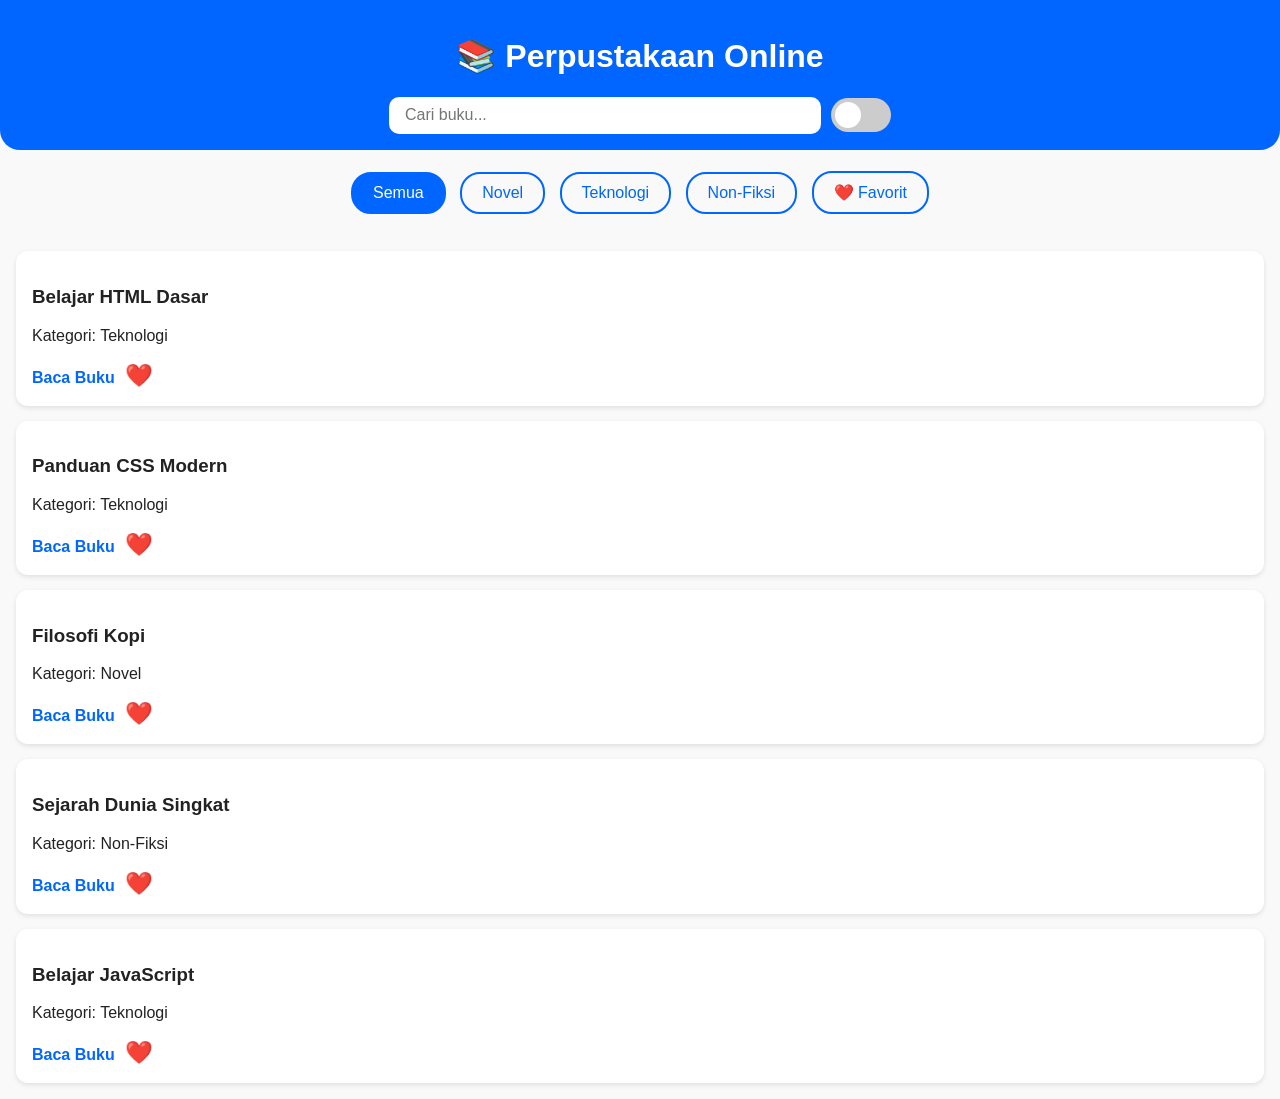
<file: index.html>
<!DOCTYPE html>
<html lang="id">
<head>
  <meta charset="UTF-8" />
  <meta name="viewport" content="width=device-width, initial-scale=1.0" />
  <title>Perpustakaan Online</title>
  <link rel="stylesheet" href="style.css" />
</head>
<body>
  <header>
    <h1>📚 Perpustakaan Online</h1>
    <div class="top-bar">
      <input type="text" id="search" placeholder="Cari buku..." />
      <label class="switch">
        <input type="checkbox" id="toggle-dark" />
        <span class="slider"></span>
      </label>
    </div>
  </header>

  <section class="filters">
    <button class="filter-btn active" data-category="all">Semua</button>
    <button class="filter-btn" data-category="Novel">Novel</button>
    <button class="filter-btn" data-category="Teknologi">Teknologi</button>
    <button class="filter-btn" data-category="Non-Fiksi">Non-Fiksi</button>
    <button id="favorites-btn">❤️ Favorit</button>
  </section>

  <main id="book-list"></main>

  <script src="script.js"></script>
</body>
</html>
</file>
<file: style.css>
body {
  font-family: 'Poppins', sans-serif;
  background: #f9f9f9;
  color: #222;
  margin: 0;
  padding: 0;
  transition: background 0.3s, color 0.3s;
}

header {
  background: #0066ff;
  color: white;
  padding: 1rem;
  text-align: center;
  border-radius: 0 0 20px 20px;
}

.top-bar {
  display: flex;
  justify-content: center;
  align-items: center;
  gap: 10px;
  margin-top: 10px;
}

#search {
  padding: 0.6rem 1rem;
  border: none;
  border-radius: 10px;
  width: 70%;
  max-width: 400px;
  font-size: 1rem;
}

.filters {
  text-align: center;
  margin: 1rem 0;
}

.filter-btn,
#favorites-btn {
  margin: 5px;
  padding: 10px 20px;
  border: 2px solid #0066ff;
  border-radius: 20px;
  background: #f9f9f9;
  color: #0066ff;
  cursor: pointer;
  font-size: 1rem;
  transition: 0.3s;
}

.filter-btn.active,
.filter-btn:hover,
#favorites-btn:hover {
  background: #0066ff;
  color: #fff;
}

#book-list {
  display: grid;
  gap: 15px;
  padding: 1rem;
}

.book-card {
  background: #fff;
  padding: 1rem;
  border-radius: 12px;
  box-shadow: 0 2px 5px rgba(0,0,0,0.1);
  transition: transform 0.2s, background 0.3s, color 0.3s;
}

.book-card:hover {
  transform: scale(1.02);
}

.book-card a {
  color: #0066ff;
  text-decoration: none;
  font-weight: bold;
}

.fav-btn {
  background: none;
  border: none;
  cursor: pointer;
  font-size: 1.4rem;
  color: #bbb;
  transition: color 0.3s;
}

.fav-btn.active {
  color: red;
}

/* === DARK MODE === */
body.dark {
  background: #121212;
  color: #f5f5f5;
}

body.dark header {
  background: #1e1e1e;
}

body.dark .filter-btn,
body.dark #favorites-btn {
  background: #1e1e1e;
  color: #eee;
  border-color: #555;
}

body.dark .filter-btn.active {
  background: #2196f3;
  color: #fff;
}

body.dark .book-card {
  background: #1f1f1f;
  color: #f5f5f5;
  box-shadow: 0 2px 5px rgba(255,255,255,0.05);
}

body.dark .book-card a {
  color: #64b5ff;
}

/* === TOGGLE SWITCH === */
.switch {
  position: relative;
  display: inline-block;
  width: 60px;
  height: 34px;
}

.switch input {
  opacity: 0;
  width: 0;
  height: 0;
}

.slider {
  position: absolute;
  cursor: pointer;
  inset: 0;
  background-color: #ccc;
  transition: 0.4s;
  border-radius: 34px;
}

.slider::before {
  position: absolute;
  content: "";
  height: 26px;
  width: 26px;
  left: 4px;
  bottom: 4px;
  background-color: white;
  transition: 0.4s;
  border-radius: 50%;
}

input:checked + .slider {
  background-color: #2196f3;
}

input:checked + .slider::before {
  transform: translateX(26px);
  }
</file>
